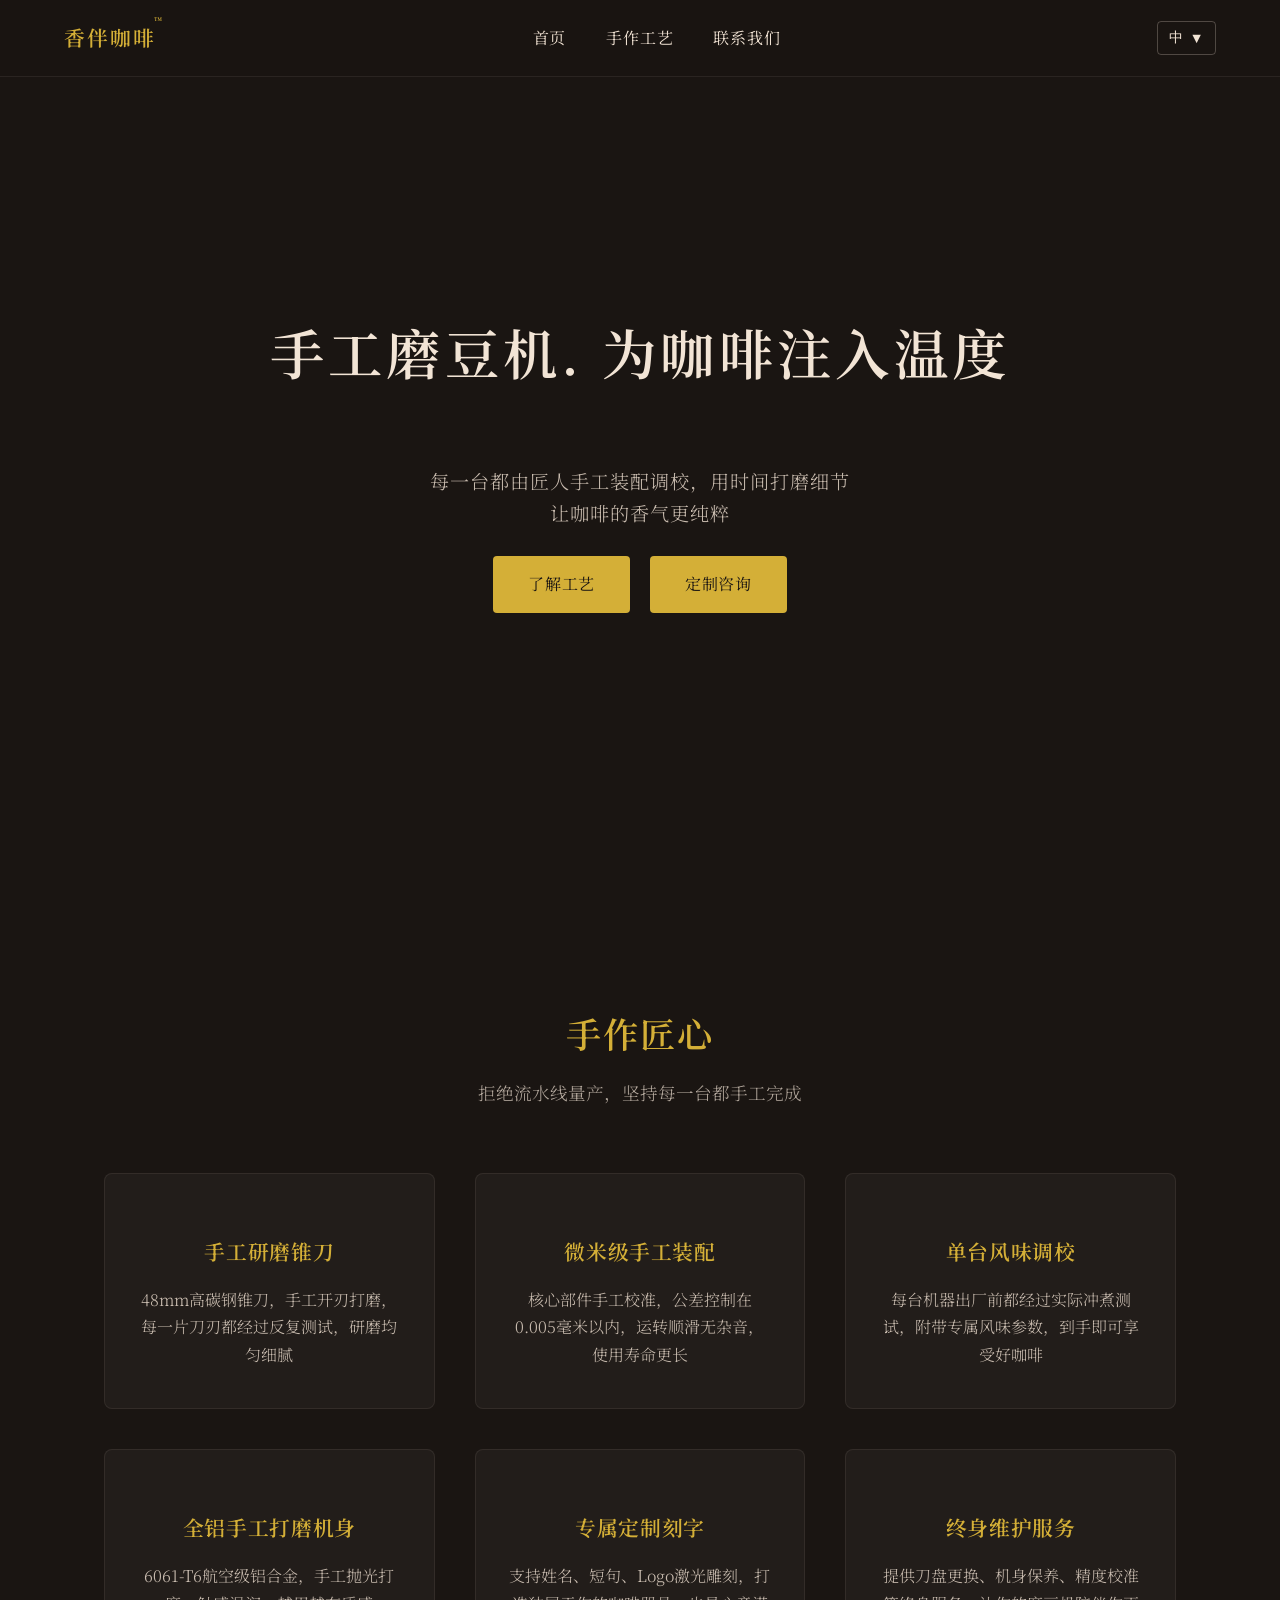
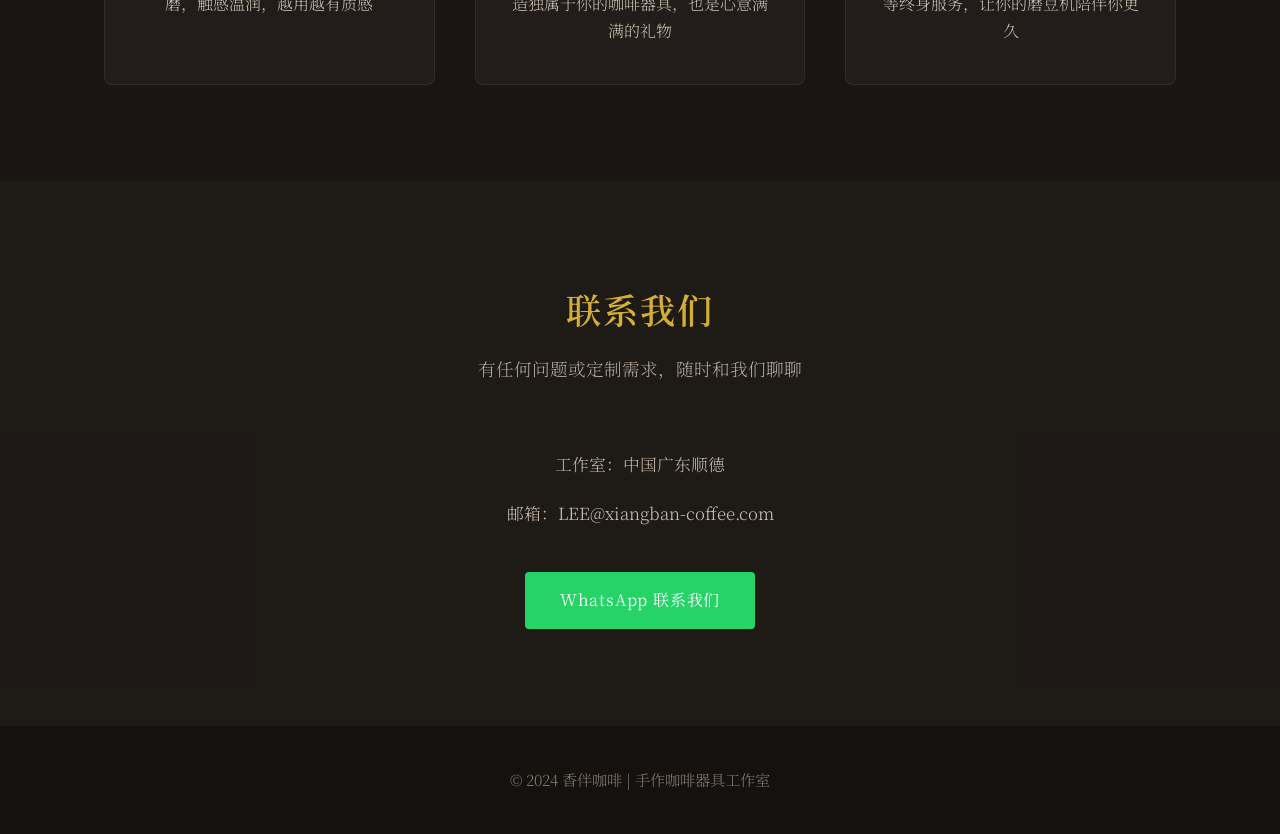
<file: index.html>
<!DOCTYPE html>
<html lang="zh-CN" dir="ltr">
<head>
    <meta charset="UTF-8">
    <meta name="viewport" content="width=device-width, initial-scale=1.0">
    <title>香伴咖啡 | 手作咖啡器具</title>
    <meta name="description" content="手工打造手摇咖啡磨豆机，微米级精密装配，每一台都是独一无二的咖啡伴侣">
    <link rel="preconnect" href="https://fonts.googleapis.com">
    <link rel="preconnect" href="https://fonts.gstatic.com" crossorigin>
    <link href="https://fonts.googleapis.com/css2?family=Noto+Serif+SC:wght@300;400;600&display=swap" rel="stylesheet">
    <style>
        * { margin: 0; padding: 0; box-sizing: border-box; }
        body { font-family: 'Noto Serif SC', serif; background: #1A1512; color: #F2E4D5; line-height: 1.8; font-weight: 300; }

        /* 阿拉伯语仅文字右对齐，布局保持稳定 */
        html[dir="rtl"] body { text-align: right; }
        html[dir="rtl"] .feature-card p,
        html[dir="rtl"] .contact-info p { text-align: right; }

        header { background: rgba(26, 21, 18, 0.97); padding: 1.2rem 5%; position: sticky; top: 0; z-index: 100; border-bottom: 1px solid rgba(242, 228, 213, 0.08); backdrop-filter: blur(8px); }

        nav { 
            max-width: 1200px; 
            margin: 0 auto; 
            display: flex; 
            justify-content: space-between; 
            align-items: center; 
            gap: 2rem;
            flex-direction: row !important;
        }
        html[dir="rtl"] nav {
            flex-direction: row-reverse !important;
        }

        .nav-left { display: flex; align-items: center; }
        .nav-center { display: flex; align-items: center; gap: 2.5rem; }
        .nav-right { 
            display: flex; 
            align-items: center; 
            gap: 0;
            flex-direction: row !important;
        }
        html[dir="rtl"] .nav-right {
            flex-direction: row-reverse !important;
        }

        /* 品牌名容器，用于定位TM标 */
        .logo { 
            position: relative;
            font-size: 1.3rem; 
            font-weight: 600; 
            color: #D4AF37; 
            white-space: nowrap; 
            letter-spacing: 0.1em; 
        }
        /* 右上角TM角标 */
        .logo .tm-mark {
            position: absolute;
            top: -0.3em;
            right: -0.7em;
            font-size: 0.5em;
            color: #D4AF37;
            font-weight: 400;
            line-height: 1;
        }

        .nav-links { display: flex; gap: 2.5rem; list-style: none; }
        .nav-links a { color: #F2E4D5; text-decoration: none; transition: color 0.3s; white-space: nowrap; font-weight: 400; letter-spacing: 0.05em; }
        .nav-links a:hover { color: #D4AF37; }

        .lang-dropdown { position: relative; }

        .lang-toggle {
            background: transparent;
            border: 1px solid rgba(242, 228, 213, 0.25);
            color: #F2E4D5;
            padding: 0.4rem 0.7rem;
            border-radius: 4px;
            cursor: pointer;
            display: flex;
            align-items: center;
            gap: 0.4rem;
            transition: all 0.3s;
            white-space: nowrap;
            font-size: 0.9rem;
        }
        .lang-toggle:hover,
        .lang-toggle.active {
            background: #D4AF37;
            color: #1A1512;
            border-color: #D4AF37;
        }

        .lang-menu {
            position: absolute;
            top: 100%;
            right: 0;
            margin-top: 0.6rem;
            background: rgba(26, 21, 18, 0.98);
            border: 1px solid rgba(242, 228, 213, 0.1);
            border-radius: 4px;
            display: none;
            flex-direction: column;
            min-width: 130px;
            z-index: 1001;
            box-shadow: 0 4px 12px rgba(0,0,0,0.3);
        }
        html[dir="rtl"] .lang-menu {
            right: auto;
            left: 0;
        }

        .lang-menu.open {
            display: flex;
        }

        .lang-option {
            background: transparent;
            border: none;
            color: #F2E4D5;
            padding: 0.6rem 1.2rem;
            text-align: center;
            cursor: pointer;
            transition: background-color 0.2s;
            white-space: nowrap;
            font-size: 0.9rem;
            font-weight: 400;
        }
        .lang-option:hover {
            background: rgba(212, 175, 55, 0.1);
            color: #D4AF37;
        }
        .lang-option.active {
            color: #D4AF37;
        }

        .hero { min-height: 92vh; display: flex; align-items: center; justify-content: center; padding: 2rem 5%; background: linear-gradient(rgba(26, 21, 18, 0.88), rgba(26, 21, 18, 0.88)), url('https://picsum.photos/id/1060/1920/1080') center/cover no-repeat; text-align: center; }
        .hero-content { max-width: 900px; }
        .hero h1 { 
            font-size: 3.4rem; 
            margin-bottom: 1.5rem; 
            color: #F2E4D5; 
            font-weight: 600; 
            letter-spacing: 0.08em;
            line-height: 1.4;
            transform: translateY(-1em); /* 标题上移一倍字宽 */
        }

        /* 两行描述文字：紧凑正常行距，取消额外上下边距 */
        .hero p { 
            font-size: 1.2rem; 
            color: rgba(242, 228, 213, 0.8); 
            font-weight: 300; 
            letter-spacing: 0.05em; 
            line-height: 1.4;
            margin: 0;
        }
        /* 仅第一行描述底部留小间距 */
        .hero p:first-of-type {
            margin-bottom: 0.3rem;
        }
        /* 描述整体与按钮缩小间距，按钮上移 */
        .hero-buttons { 
            display: flex; 
            gap: 1.2rem; 
            justify-content: center; 
            flex-wrap: wrap;
            margin-top: 1.8rem;
        }
        /* 两个按钮统一为金色填充样式 */
        .btn { 
            padding: 0.9rem 2.2rem; 
            border-radius: 4px; 
            text-decoration: none; 
            font-weight: 400; 
            transition: all 0.3s; 
            letter-spacing: 0.05em; 
            font-size: 1rem;
            background: #D4AF37;
            color: #1A1512;
            border: none;
        }
        .btn:hover { 
            background: #C4A030; 
            transform: translateY(-2px); 
        }

        /* 响应式适配 */
        @media (max-width: 1200px) {
            .hero h1 { font-size: 2.8rem; }
        }
        @media (max-width: 768px) {
            .hero h1 { font-size: 2.2rem; }
            .hero p { font-size: 1.1rem; }
            .btn { padding: 0.8rem 1.8rem; font-size: 0.95rem; }
        }

        .features { padding: 6rem 5%; max-width: 1200px; margin: 0 auto; }
        .section-title { text-align: center; margin-bottom: 4rem; }
        .section-title h2 { font-size: 2.2rem; color: #D4AF37; margin-bottom: 0.8rem; font-weight: 600; letter-spacing: 0.05em; }
        .section-title p { font-size: 1.1rem; color: rgba(242, 228, 213, 0.7); font-weight: 300; }
        .features-grid { display: grid; grid-template-columns: repeat(auto-fit, minmax(280px, 1fr)); gap: 2.5rem; }
        .feature-card { background: rgba(242, 228, 213, 0.04); padding: 2.5rem 2rem; border-radius: 8px; text-align: center; border: 1px solid rgba(242, 228, 213, 0.08); transition: all 0.3s; }
        .feature-card:hover { transform: translateY(-5px); border-color: rgba(212, 175, 55, 0.2); }
        .feature-card h3 { color: #D4AF37; margin: 1.2rem 0 1rem 0; font-size: 1.3rem; font-weight: 600; letter-spacing: 0.03em; }
        .feature-card p { color: rgba(242, 228, 213, 0.8); line-height: 1.7; font-weight: 300; }
        .contact { padding: 6rem 5%; background: rgba(242, 228, 213, 0.02); text-align: center; }
        .contact-info { max-width: 650px; margin: 0 auto; }
        .contact-info p { margin-bottom: 1.2rem; color: rgba(242, 228, 213, 0.8); font-weight: 300; font-size: 1.05rem; }
        .whatsapp-btn { display: inline-block; background: #25D366; color: white; padding: 0.9rem 2.2rem; border-radius: 4px; text-decoration: none; font-weight: 400; margin-top: 1.5rem; transition: all 0.3s; letter-spacing: 0.05em; }
        .whatsapp-btn:hover { transform: translateY(-2px); box-shadow: 0 4px 12px rgba(37, 211, 102, 0.3); }
        footer { background: #15110E; padding: 2.5rem 5%; text-align: center; color: rgba(242, 228, 213, 0.5); font-size: 0.95rem; font-weight: 300; border-top: 1px solid rgba(242, 228, 213, 0.05); }
        @media (max-width: 768px) {
            nav { flex-wrap: wrap; justify-content: center; gap: 1.2rem; }
            .nav-center { order: 3; width: 100%; justify-content: center; }
            .nav-left, .nav-right { order: 1; }
            .lang-dropdown { position: static; }
            .lang-menu { right: 50%; transform: translateX(50%); }
            html[dir="rtl"] .lang-menu { left: 50%; transform: translateX(-50%); }
            .section-title h2 { font-size: 1.8rem; }
        }
    </style>
</head>
<body>
    <header>
        <nav>
            <div class="nav-left">
                <div class="logo">
                    <!-- 仅文字部分绑定国际化，TM标签独立不受语言切换影响 -->
                    <span data-i18n="siteTitle">香伴咖啡</span>
                    <span class="tm-mark">™</span>
                </div>
            </div>
            <div class="nav-center">
                <ul class="nav-links">
                    <li><a href="#home" data-i18n="navHome">首页</a></li>
                    <li><a href="#features" data-i18n="navCraft">手作工艺</a></li>
                    <li><a href="#contact" data-i18n="navContact">联系我们</a></li>
                </ul>
            </div>
            <div class="nav-right">
                <div class="lang-dropdown">
                    <button class="lang-toggle" type="button" aria-expanded="false" aria-label="选择语言">
                        <span class="current-lang">中</span>
                        <span class="arrow">▼</span>
                    </button>
                    <div class="lang-menu">
                        <button class="lang-option" type="button" data-lang="zh">中文</button>
                        <button class="lang-option" type="button" data-lang="en">English</button>
                        <button class="lang-option" type="button" data-lang="ar">العربية</button>
                    </div>
                </div>
            </div>
        </nav>
    </header>

    <section class="hero" id="home">
        <div class="hero-content">
            <h1 data-i18n="heroTitle">手工磨豆机. 为咖啡注入温度</h1>
            <p data-i18n="heroDesc1">每一台都由匠人手工装配调校，用时间打磨细节</p>
            <p data-i18n="heroDesc2">让咖啡的香气更纯粹</p>
            <div class="hero-buttons">
                <a href="#features" class="btn" data-i18n="btnExplore">了解工艺</a>
                <a href="#contact" class="btn" data-i18n="btnCustom">定制咨询</a>
            </div>
        </div>
    </section>

    <section class="features" id="features">
        <div class="section-title">
            <h2 data-i18n="featuresTitle">手作匠心</h2>
            <p data-i18n="featuresSub">拒绝流水线量产，坚持每一台都手工完成</p>
        </div>
        <div class="features-grid">
            <div class="feature-card">
                <h3 data-i18n="feature1Title">手工研磨锥刀</h3>
                <p data-i18n="feature1Desc">48mm高碳钢锥刀，手工开刃打磨，每一片刀刃都经过反复测试，研磨均匀细腻</p>
            </div>
            <div class="feature-card">
                <h3 data-i18n="feature2Title">微米级手工装配</h3>
                <p data-i18n="feature2Desc">核心部件手工校准，公差控制在0.005毫米以内，运转顺滑无杂音，使用寿命更长</p>
            </div>
            <div class="feature-card">
                <h3 data-i18n="feature3Title">单台风味调校</h3>
                <p data-i18n="feature3Desc">每台机器出厂前都经过实际冲煮测试，附带专属风味参数，到手即可享受好咖啡</p>
            </div>
            <div class="feature-card">
                <h3 data-i18n="feature4Title">全铝手工打磨机身</h3>
                <p data-i18n="feature4Desc">6061-T6航空级铝合金，手工抛光打磨，触感温润，越用越有质感</p>
            </div>
            <div class="feature-card">
                <h3 data-i18n="feature5Title">专属定制刻字</h3>
                <p data-i18n="feature5Desc">支持姓名、短句、Logo激光雕刻，打造独属于你的咖啡器具，也是心意满满的礼物</p>
            </div>
            <div class="feature-card">
                <h3 data-i18n="feature6Title">终身维护服务</h3>
                <p data-i18n="feature6Desc">提供刀盘更换、机身保养、精度校准等终身服务，让你的磨豆机陪伴你更久</p>
            </div>
        </div>
    </section>

    <section class="contact" id="contact">
        <div class="section-title">
            <h2 data-i18n="contactTitle">联系我们</h2>
            <p data-i18n="contactSub">有任何问题或定制需求，随时和我们聊聊</p>
        </div>
        <div class="contact-info">
            <p data-i18n="contactAddress">工作室：中国广东顺德</p>
            <p>邮箱：LEE@xiangban-coffee.com</p>
            <a
                href="https://api.whatsapp.com/send?phone=8613824051191"
                class="whatsapp-btn"
                target="_blank"
                rel="noopener noreferrer"
            >WhatsApp 联系我们</a>
        </div>
    </section>

    <footer>
        <p data-i18n="copyright">&copy; 2024 香伴咖啡 | 手作咖啡器具工作室</p>
    </footer>

    <script src="./lang.js" defer></script>
</body>
</html>
</file>
